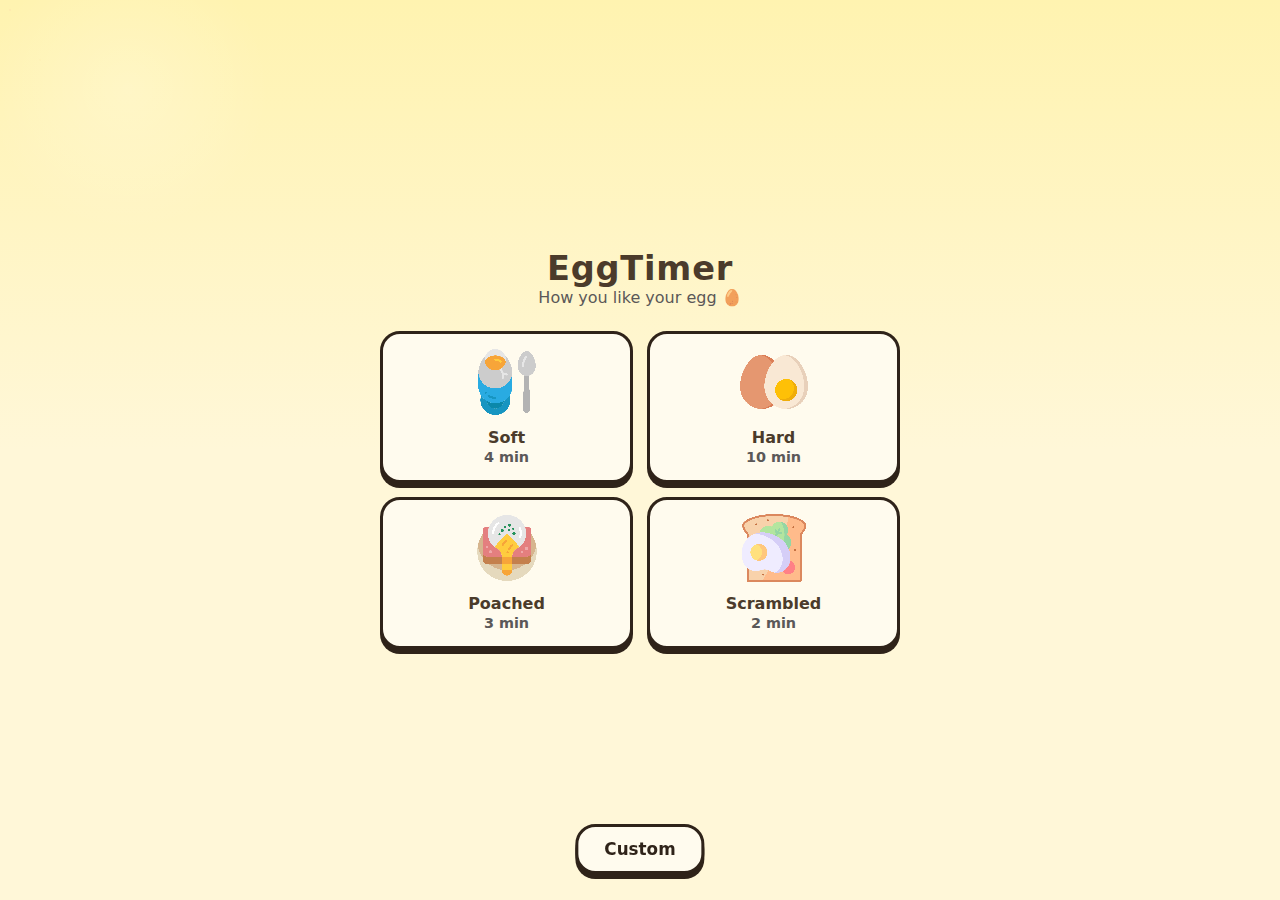
<file: index.html>
<!doctype html>
<html lang="en">
<head>
  <meta charset="utf-8" />
  <meta name="viewport" content="width=device-width,initial-scale=1" />
  <title>EggTimer — Home</title>
  <link rel="stylesheet" href="styles.css">
</head>
<body>
  <main class="home" role="main" aria-label="Egg Timer Home">
    <header class="site-header">
      <h1>EggTimer</h1>
      <p class="subtitle">How you like your egg 🥚</p>
    </header>

    <section class="modes-grid" aria-label="Egg modes">
      <!-- note: replace src values with your filenames or paths -->
      <a class="mode-card" href="timer.html?mode=soft&mins=4" aria-label="Soft boiled">
        <div class="egg-wrap">
          <img class="egg-img" src="boiled-egg.png" alt="Soft boiled egg">
        </div>
        <div class="mode-label">Soft<br/><span class="time-small">4 min</span></div>
      </a>

      <a class="mode-card" href="timer.html?mode=hard&mins=10" aria-label="Hard boiled">
        <div class="egg-wrap">
          <img class="egg-img" src="egg.png" alt="Hard boiled egg">
        </div>
        <div class="mode-label">Hard<br/><span class="time-small">10 min</span></div>
      </a>

      <a class="mode-card" href="timer.html?mode=poached&mins=3" aria-label="Poached">
        <div class="egg-wrap">
          <img class="egg-img" src="poached-egg.png" alt="Poached egg">
        </div>
        <div class="mode-label">Poached<br/><span class="time-small">3 min</span></div>
      </a>

      <a class="mode-card" href="timer.html?mode=scrambled&mins=2" aria-label="Scrambled">
        <div class="egg-wrap">
          <img class="egg-img" src="sandwich.png" alt="Scrambled on toast">
        </div>
        <div class="mode-label">Scrambled<br/><span class="time-small">2 min</span></div>
      </a>
    </section>

    <a class="custom-btn" href="custom.html" aria-label="Custom timer">Custom</a>
  </main>

  <script src="index.js" defer></script>
</body>
</html>
</file>
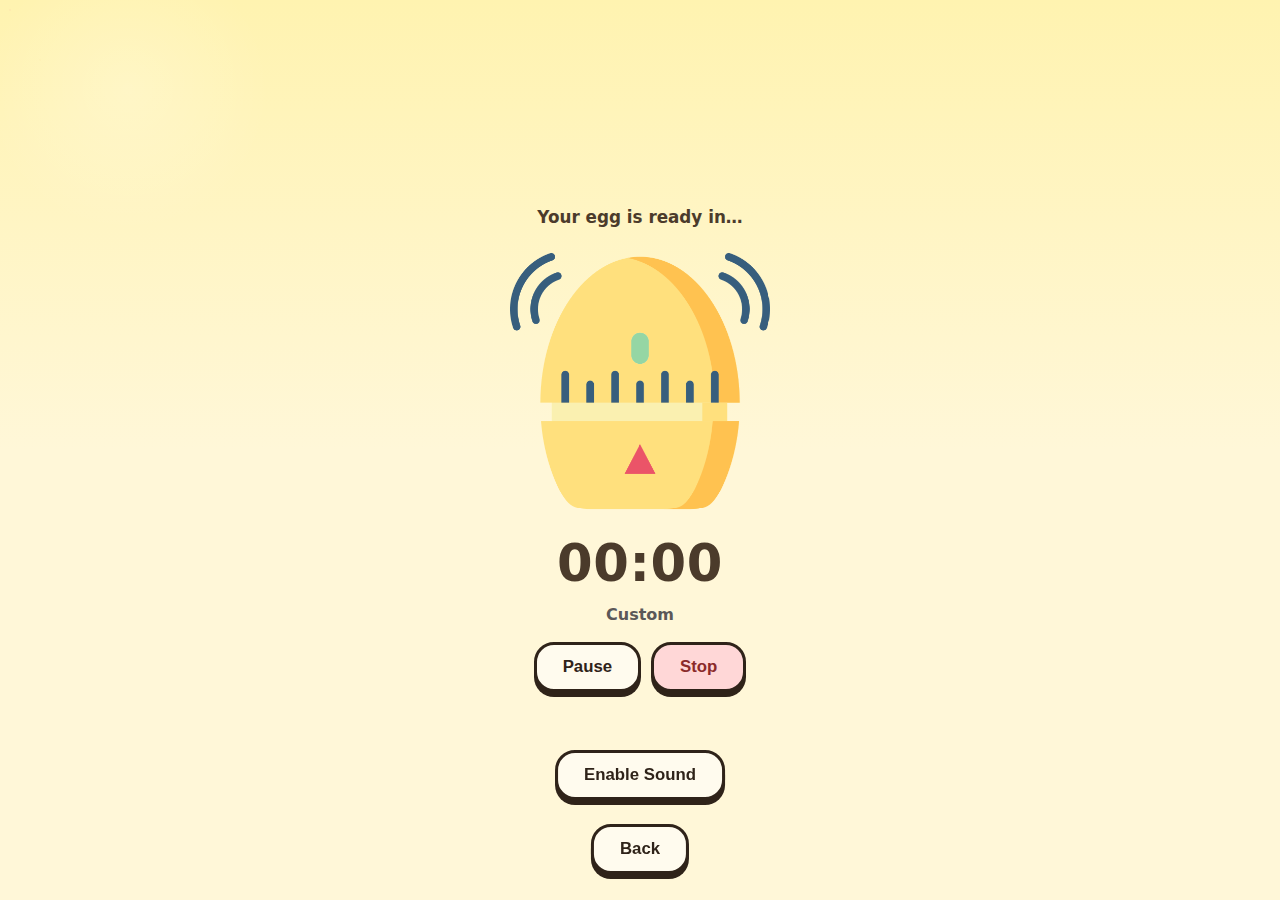
<file: timer.html>
<!doctype html>
<html lang="en">
<head>
  <meta charset="utf-8" />
  <meta name="viewport" content="width=device-width,initial-scale=1" />
  <title>EggTimer — Timer</title>
  <link rel="stylesheet" href="styles.css">
</head>
<body>
  <main class="timer-page" role="main" aria-live="polite">
    <button class="back-btn" id="backBtn">Back</button>
    <header class="timer-header">
      <div class="headline">Your egg is ready in…</div>
    </header>

    <section class="big-timer-area" id="bigArea">
      <!-- container holding PNG and overlay -->
      <div class="cracked-egg-png" style="position:relative; width:260px; height:260px;">
        <!-- replace with your cracked PNG filename -->
        <img id="crackedImg" src="timer.png" alt="Cracked egg" style="width:100%; height:100%; object-fit:contain; display:block;">
      </div>

      <div class="timer-text" id="timeText" style="margin-top:10px; font-size:3.2rem; font-weight:900;">--:--</div>
      <div class="mode-title" id="modeTitle">Mode</div>

      <div class="timer-controls">
        <button id="pause" class="btn">Pause</button>
        <button id="stop" class="btn danger">Stop</button>
      </div>
    </section>
  </main>

  <script src="timer.js" defer></script>
</body>
</html>
</file>
<file: styles.css>
/* Shared childlike, bright style */
:root{
  --bg-yellow: #fff3b0;
  --accent: #ff7aa2;
  --brown: #4b3b2b;
  --white: #ffffff;
  --muted: #5b5858;
}

/* page base */
*{box-sizing:border-box}
html,body{height:100%}
body{
  margin:0; font-family:Inter,system-ui,-apple-system,Segoe UI,Roboto,"Helvetica Neue",Arial;
  background: radial-gradient(circle at 10% 10%, rgba(255,255,255,0.2), transparent 10%),
              linear-gradient(180deg, var(--bg-yellow) 0%, #fff7d8 50% );
  color:var(--brown);
  display:flex; align-items:center; justify-content:center; padding:18px;
}

/* childlike pattern: small polka dots */
body::before{
  content:""; position:fixed; inset:0; background-image:
    radial-gradient(circle at 10px 10px, rgba(255,122,162,0.06) 1px, transparent 1px),
    radial-gradient(circle at 40px 60px, rgba(255,211,107,0.04) 1px, transparent 1px);
  opacity:1; pointer-events:none;
}

main{ width:100%; max-width:540px; margin:10px; background:transparent; border-radius:16px; }

/* header */
.site-header{text-align:center; margin-bottom:14px}
.site-header h1{margin:8px 0 0; font-size:2.1rem; letter-spacing:0.8px}
.subtitle{margin:0; color:var(--muted)}

/* Mode grid */
.modes-grid{ display:grid; grid-template-columns:repeat(2,minmax(0,1fr)); gap:14px; padding:10px }
.mode-card{
  display:flex; flex-direction:column; align-items:center; gap:8px;
  text-decoration:none; color:var(--brown);  background: #fffbee;
  border-radius:20px; padding:14px; box-shadow: 0 5px 0 #2f2319;;
  border: 3px solid #2f2319;
}
.mode-card:active{transform:translateY(2px)}
.egg-icon{ width:86px; height:86px; display:grid; place-items:center }
.mode-label{font-weight:800; text-align:center}
.time-small{font-weight:600; color:var(--muted); font-size:0.9rem}

/* custom button fixed bottom center */
.custom-btn {
  position: fixed;
  left: 50%;
  bottom: 26px;
  transform: translateX(-50%);
  padding: 12px 26px;
  font-size: 1.05rem;
  font-weight: 900;
  border-radius: 20px;
  background: #fffbee;
  color: #2f2319;
  border: 3px solid #2f2319;
  text-decoration: none;
  box-shadow: 0 5px 0 #2f2319;
  transition: transform 0.15s ease, box-shadow 0.15s ease;
}

.custom-btn:active {
  transform: translateX(-50%) translateY(3px);
  box-shadow: 0 2px 0 #2f2319;
}


/* timer page */
.timer-page{ width:100%; max-width:560px; display:flex; flex-direction:column; gap:10px; align-items:center; }
.back-btn{ position: fixed;
  left: 50%;
  bottom: 26px;
  transform: translateX(-50%);
  padding: 12px 26px;
  font-size: 1.05rem;
  font-weight: 900;
  border-radius: 20px;
  background: #fffbee;
  color: #2f2319;
  border: 3px solid #2f2319;
  text-decoration: none;
  box-shadow: 0 5px 0 #2f2319;
  transition: transform 0.15s ease, box-shadow 0.15s ease;}

  .back-btn:active {
  transform: translateX(-50%) translateY(3px);
  box-shadow: 0 2px 0 #2f2319;
}
.timer-header{ text-align:center; margin-top:6px}
.headline{ font-weight:700; font-size:1.05rem; color:var(--brown) }

.big-timer-area{ display:flex; flex-direction:column; align-items:center; gap:12px; margin-top:6px; padding:8px; width:100% }
.cracked-egg{ width:260px; height:260px; display:grid; place-items:center; }
.timer-text{ font-size:3.6rem; font-weight:900; letter-spacing:0.6px }
.mode-title{ color:var(--muted); font-weight:600 }
.timer-controls{ display:flex; gap:10px; margin-top:6px }
.btn{ padding:12px 26px; 
    border-radius:20px; background: #fffbee;
    font-size: 1.05rem;
  font-weight: 900;
  color: #2f2319;
  border: 3px solid #2f2319;
  text-decoration: none;
  box-shadow: 0 5px 0 #2f2319;
  transition: transform 0.15s ease, box-shadow 0.15s ease }

  .btn:active {
  transform: translateX(0%) translateY(3px);
  box-shadow: 0 2px 0 #2f2319;
}
.btn.danger{ background:#ffd7d7; color:#8b2b2b }
/* .btn.primary{ background: #fffbee; color:#2f2319;} */

/* #enableSoundBtn {
  margin-top: 15px;
  display: inline-block;
} */
 #enableSoundBtn {
  position: fixed;
  bottom: 100px;          /* push slightly up to look clean */
  left: 50%;
  transform: translateX(-50%);
  z-index: 9999;

  /* match your UI (inherits .btn styles) */
  padding: 12px 26px;
  border-radius: 20px;
  background: #fffbee;
  font-size: 1.05rem;
  font-weight: 900;
  color: #2f2319;
  border: 3px solid #2f2319;
  text-decoration: none;
  box-shadow: 0 5px 0 #2f2319;
  transition: transform 0.15s ease, box-shadow 0.15s ease;
}

#enableSoundBtn:active {
  transform: translate(-50%, 3px);
  box-shadow: 0 2px 0 #2f2319;
}



.dial-area { display:flex; flex-direction:column; align-items:center; gap:12px; padding:8px; }
.dial-wrap {
  width: 240px;
  height: 240px;
  border-radius: 20px;
  display:grid;
  grid-template-rows: 1fr 1fr 1fr;
  align-items:center;
  justify-items:center;
  position:relative;
  /* background: linear-gradient(180deg, rgba(255,255,255,0.85), rgba(255,255,255,0.78)); */
  /* box-shadow: 0 10px 30px rgba(0,0,0,0.06); */
  padding: 18px;
}

/* optional screenshot-like background (local path) */
/* .dial-bg {
  position:absolute; inset:0; border-radius:20px;
  background-image: url('/mnt/data/43d56428-9c97-434b-9734-f932de1a651d.png');
  background-size: cover; background-position: center; opacity: .06; pointer-events:none;
} */

/* plus/minus buttons (top and bottom) */
.dial-wrap > button {
  width: 64px;
  height: 48px;
  border-radius: 12px;
  font-size: 1.7rem;
  font-weight: 900;
  display:grid; place-items:center;
  border: 3px solid #2f2319;
  /* background: #fffbee; */
  color: #2f2319;
  box-shadow: 0 5px 0 #2f2319;
  cursor:pointer;
  margin: 10px;
}

/* central big number */
.dial-center {
  width: 160px;
  height: 100px;
  display:grid;
  place-items:center;
  font-size: 3.8rem;
  font-weight: 900;
  color: var(--brown);
  border-radius: 20px;
  background: linear-gradient(180deg,#fff,#fff8);
  border: 3px solid #2f2319;
  box-shadow: 0 10px 20px rgba(0,0,0,0.06);
  user-select: none;
  touch-action: none; /* we'll handle pointer events */
}

/* hint text */
/* .dial-hint { color:var(--muted); font-size:0.95rem; text-align:center; max-width:320px } */

/* small screens */
@media (max-width:420px){
  .dial-wrap { width: 200px; height:200px; padding:14px; }
  .dial-center { width:140px; height:86px; font-size:3rem; }
  .dial-wrap > button { width:56px; height:44px; font-size:1.5rem; }
}

/* pressed states for plus/minus */
.dial-wrap > button:active { transform: translateY(3px); box-shadow: 0 2px 0 #2f2319; }

/* keep primary and danger consistent */
.btn.primary{  background: #fffbee; color:#2f2319; border: 3px solid #2f2319;box-shadow: 0 5px 0 #2f2319; margin-top: 50px; }

/* responsive tweaks */
@media (max-width:420px){
  .cracked-egg{ width:200px; height:200px }
  .timer-text{ font-size:3rem }
  .modes-grid{ gap:10px }
  .egg-icon{ width:72px; height:72px }
}

/* ensure PNGs remain crisp and centered */
.egg-img {
  width: 68px;
  height: 68px;
  object-fit: contain;
  image-rendering: -webkit-optimize-contrast; /* try to keep pixel/PNG crispness */
  image-rendering: -moz-crisp-edges;
  image-rendering: pixelated; /* if your icons are pixel-art, pixelated will keep them sharp on stretch */
}

/* timer yolk overlay styling (if you want to move it out of inline styles) */
/* #yolkOverlay {
  font-size: 28px;
  font-weight: 900;
  color: #2f2319;
  pointer-events: none;
  text-shadow: 0 1px 0 #fff8;
} */

/* responsive smaller screens */
@media (max-width:420px) {
  .egg-wrap { width: 72px; height:72px }
  .egg-img { width:60px; height:60px }
  #yolkOverlay { font-size: 22px; top:60% }
}
</file>
